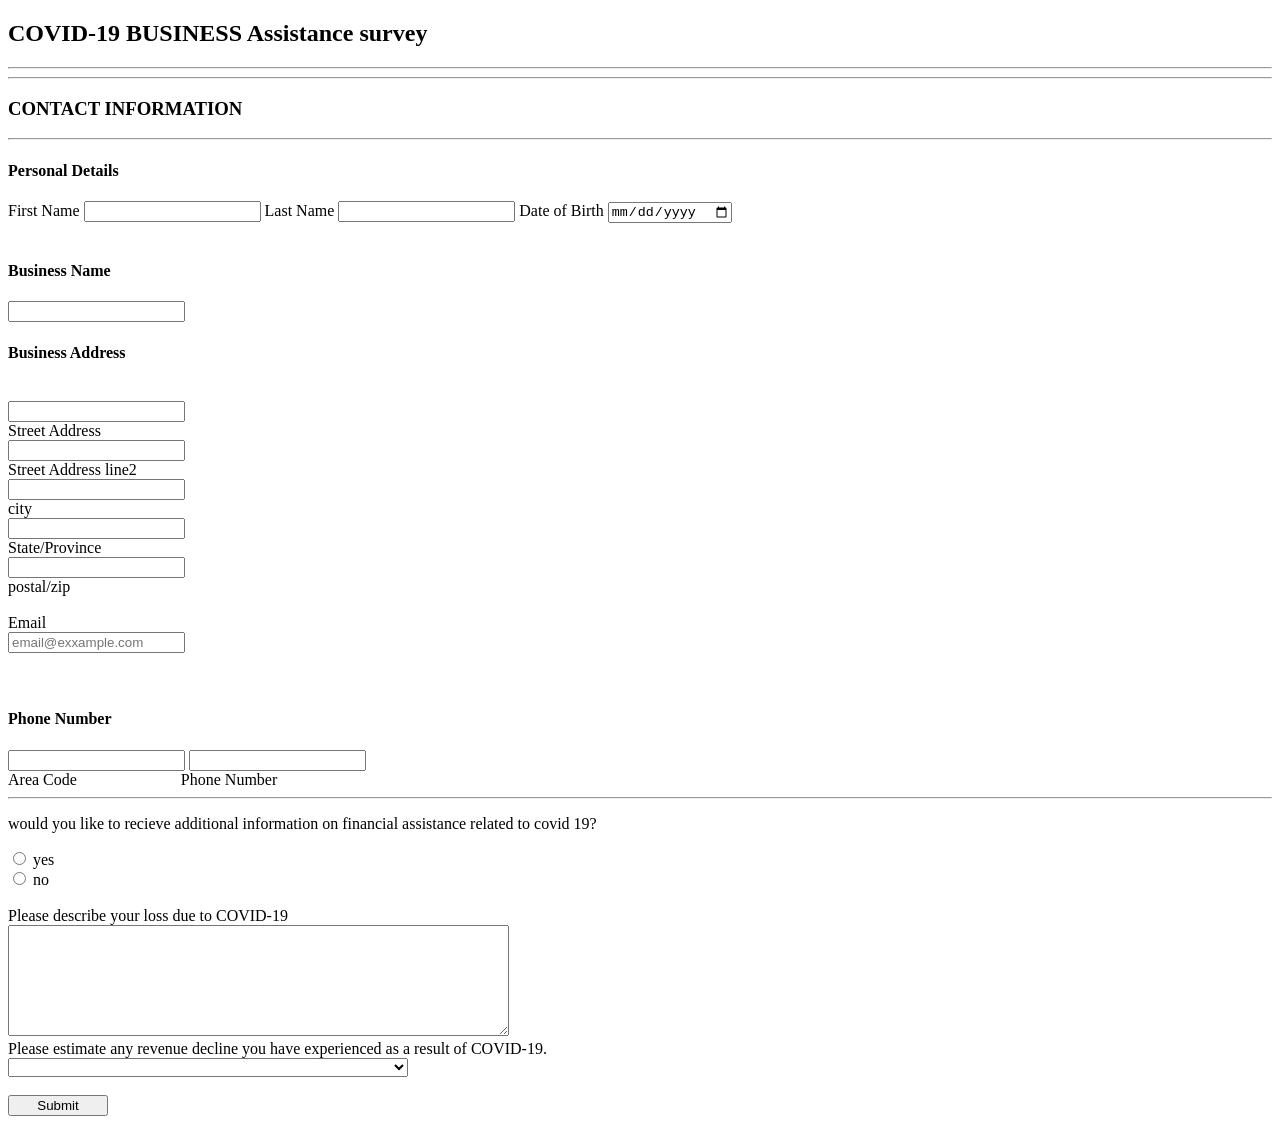
<file: day-1/index.html>
<!DOCTYPE html>
<html lang="en">
<head>
    <meta charset="UTF-8">
    <meta name="viewport" content="width=device-width, initial-scale=1.0">
    <title>My first page</title>
    <link rel="shortcut icon" href="[data-uri]" type="image/x-icon">
</head>
<body>
   <header>
     <h2>COVID-19 BUSINESS Assistance survey</h2>
     <hr><hr>
     <h3>CONTACT INFORMATION</h3>
     </header>
     <hr>
      
     <main>
     <form action="">
      <article>
        <h4>Personal Details</h4>
        <label for="fname">First Name</label>
        <input type="text" id="fname">
        <label for="bname">Last Name</label>
        <input type="text" id="bname">
        <label for="date">Date of Birth</label>
        <input type="date" id="date">
      </article>
      <br>
      <article>
        <h4>Business Name</h4>
        <input type="text">
      </article>

      <article>
        <h4>Business Address</h4>
        <br>
        <input type="text" id="sadd"><br>
        <label for="sadd">Street Address</label><br>
        <input type="text" id="sadd2"><br>
        <label for="sadd2">Street Address line2</label><br>
        <input type="text" id="city"><br>
        <label for="city">city</label><br>
        <input type="text" id="city"><br>
        <label for="city">State/Province</label><br>
         <input type="text" id="zip"><br>
        <label for="zip">postal/zip</label><br>
      </article>
         <br>
      <article>
        <label for="email">Email</label><br>
        <input type="email" id="email" placeholder="email@exxample.com">
      </article>

      <br><br>

      <article>
         <h4>Phone Number</h4>
         <input type="text">
         <input type="text"><br>
         <span>Area Code</span> &emsp;&emsp;&emsp;&emsp;&emsp;&emsp;<span>  Phone Number</span>
      </article>
      <hr>
      <article>
        <p>would you like to recieve additional information on financial assistance related to covid 19? </p>
        <input type="radio" id="yes">
        <label for="yes">yes</label><br>
        <input type="radio" id="no">
        <label for="no">no</label>
      </article>
  <br>
      <article>
        <label for="ta">Please describe your loss due to COVID-19</label><br>
        <textarea name="text area" id="ta" rows="7" cols="60" ></textarea>
      </article>

      <article>
        <label for="revenue">Please estimate any revenue decline you have experienced as a result of COVID-19.</label><br>
        <select name="revenue" id="revenue" style="width: 400px;"> 
          <option value=""></option>
          <option value="">0-10</option>
          <option value="">10-50</option>
          <option value="">50-70</option>
          <option value="">70-80</option>
        </select>
      </article>
      <br>
      <input type="submit" style="width:100px;">
    </form>

   </main>
</body>
</html>
</file>
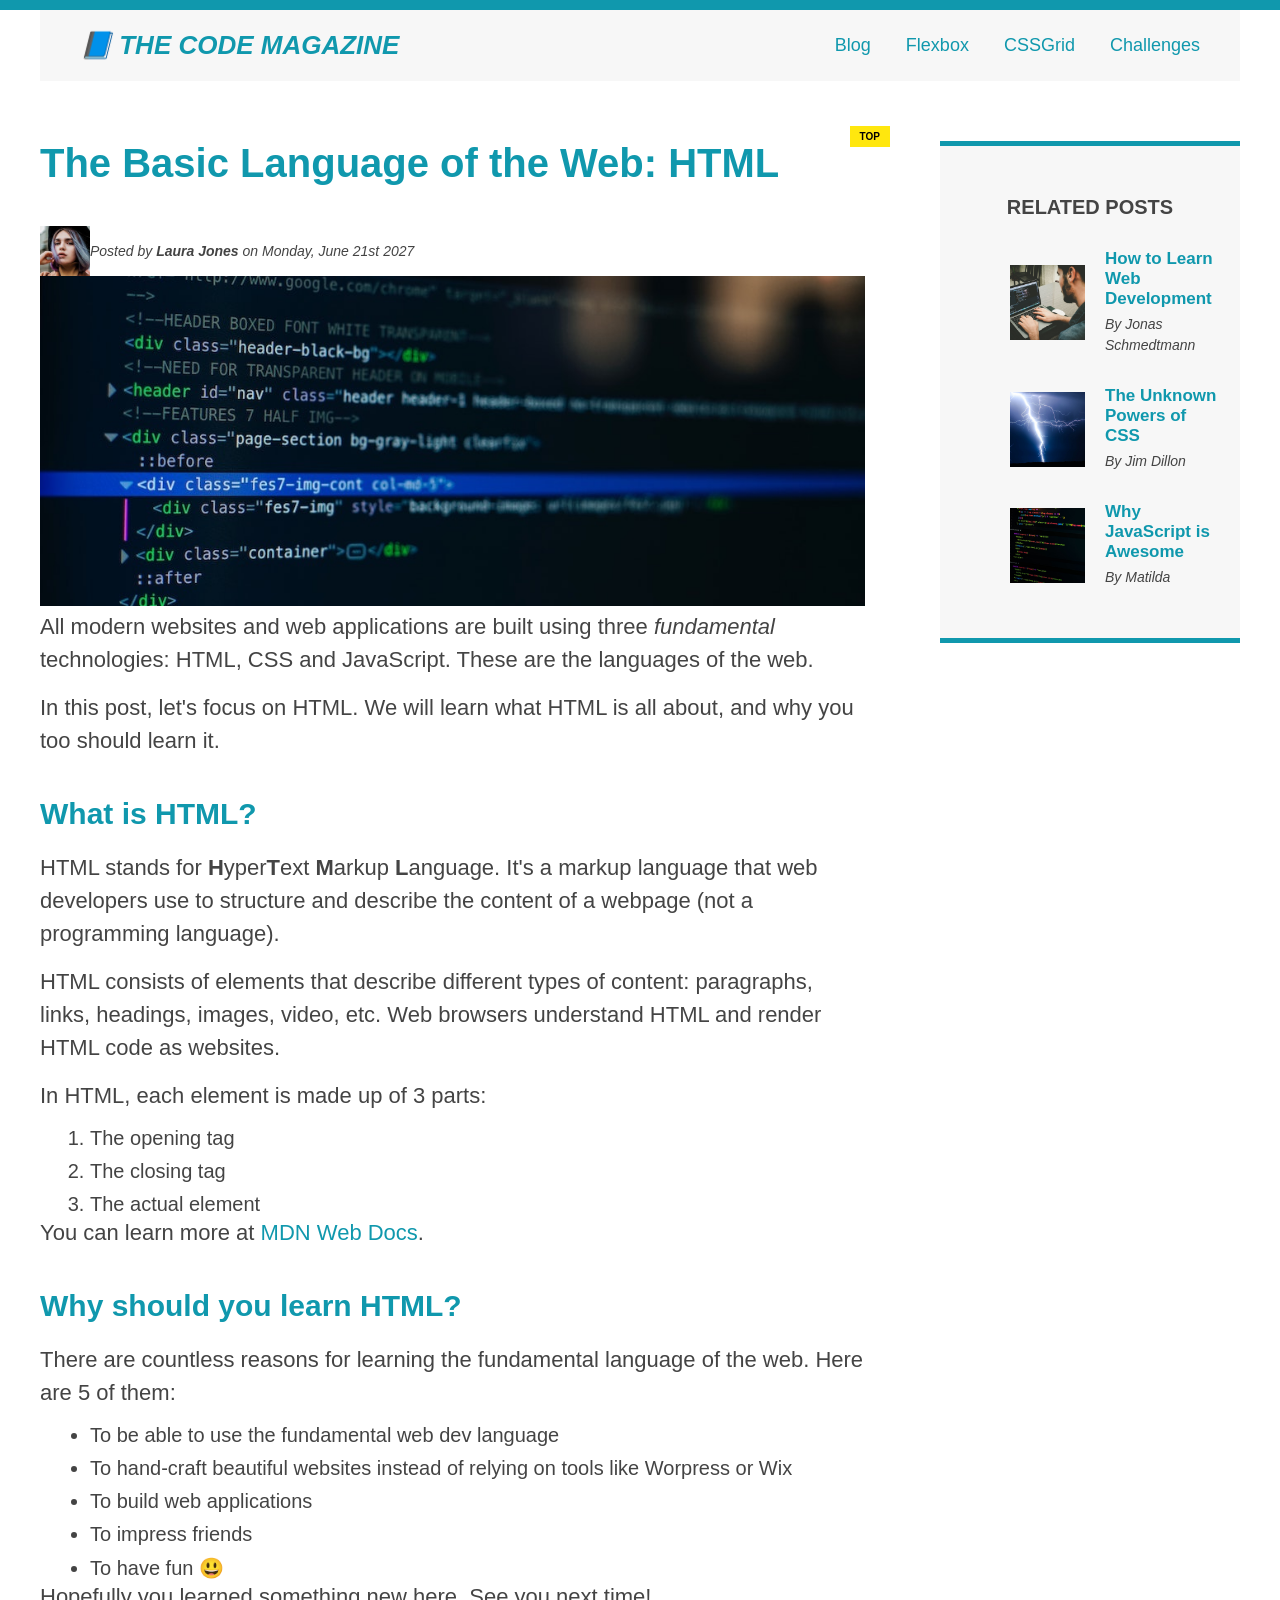
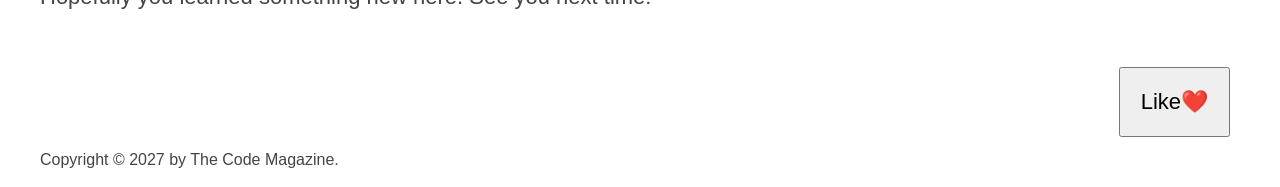
<file: starter/03-CSS-Fundamentals/index.html>
<!doctype html>
<html lang="en">
  <head>
    <meta charset="UTF-8" />
    <title>The Basic Language of the Web: HTML</title>
    <link rel="stylesheet" href="style.css" />
  </head>

  <body>
    <!--
    <h1>The Basic Language of the Web: HTML</h1>
    <h2>The Basic Language of the Web: HTML</h2>
    <h3>The Basic Language of the Web: HTML</h3>
    <h4>The Basic Language of the Web: HTML</h4>
    <h5>The Basic Language of the Web: HTML</h5>
    <h6>The Basic Language of the Web: HTML</h6>
    -->
    <div class="container">
      <header class="main-header clearfix">
        <h1>📘 The Code Magazine</h1>

        <nav>
          <a href="blog.html">Blog</a>
          <a href="flexbox.html">Flexbox</a>
          <a href="css-grid.html">CSSGrid</a>
          <a href="#">Challenges</a>
        </nav>
        <!-- <div class="clear"></div> -->
      </header>
      <!-- <div class="row"> -->
        <article>
          <header>
            <h2 class="post-header">The Basic Language of the Web: HTML</h2>
            <div class="author-box">
              <img
                src="img/laura-jones.jpg"
                alt="Headshot of Laura Jones"
                height="50"
                width="50"
                class="author-img"
              />

              <p id="author" class="author">
                Posted by <strong>Laura Jones</strong> on Monday, June 21st 2027
              </p>
            </div>

            <img
              src="img/post-img.jpg"
              alt="HTML code on a screen"
              width="500"
              height="200"
              class="post-img"
            />
          </header>

          <p>
            All modern websites and web applications are built using three
            <em>fundamental</em>
            technologies: HTML, CSS and JavaScript. These are the languages of
            the web.
          </p>

          <p>
            In this post, let's focus on HTML. We will learn what HTML is all
            about, and why you too should learn it.
          </p>

          <h3>What is HTML?</h3>
          <p>
            HTML stands for <strong>H</strong>yper<strong>T</strong>ext
            <strong>M</strong>arkup <strong>L</strong>anguage. It's a markup
            language that web developers use to structure and describe the
            content of a webpage (not a programming language).
          </p>
          <p>
            HTML consists of elements that describe different types of content:
            paragraphs, links, headings, images, video, etc. Web browsers
            understand HTML and render HTML code as websites.
          </p>
          <p>In HTML, each element is made up of 3 parts:</p>

          <ol>
            <li>The opening tag</li>
            <li>The closing tag</li>
            <li>The actual element</li>
          </ol>

          <p>
            You can learn more at
            <a
              href="https://developer.mozilla.org/en-US/docs/Web/HTML"
              target="_blank"
              >MDN Web Docs</a
            >.
          </p>

          <h3>Why should you learn HTML?</h3>

          <p>
            There are countless reasons for learning the fundamental language of
            the web. Here are 5 of them:
          </p>

          <ul>
            <li>To be able to use the fundamental web dev language</li>
            <li>
              To hand-craft beautiful websites instead of relying on tools like
              Worpress or Wix
            </li>
            <li>To build web applications</li>
            <li>To impress friends</li>
            <li>To have fun 😃</li>
          </ul>

          <p>Hopefully you learned something new here. See you next time!</p>
        </article>

        <aside>
          <h4>Related posts</h4>

          <ul class="related">
            <li class="related-post">
              <img
                src="img/related-1.jpg"
                alt="Person programming"
                width="75"
                width="75"
              />
              <div class="part">
                <a href="#" class="related-link"
                  >How to Learn Web Development</a
                >
                <p class="author">By Jonas Schmedtmann</p>
              </div>
            </li>
            <li class="related-post">
              <img
                src="img/related-2.jpg"
                alt="Lightning"
                width="75"
                heigth="75"
              />
              <div class="part">
                <a href="#" class="related-link">The Unknown Powers of CSS</a>
                <p class="author">By Jim Dillon</p>
              </div>
            </li>
            <li class="related-post">
              <img
                src="img/related-3.jpg"
                alt="JavaScript code on a screen"
                width="75"
                height="75"
              />
              <div class="part">
                <a href="#" class="related-link">Why JavaScript is Awesome</a>
                <p class="author">By Matilda</p>
              </div>
            </li>
          </ul>
        </aside>
      <!-- </div> -->

      <footer>
        <p id="copyright">Copyright &copy; 2027 by The Code Magazine.</p>
      </footer>
    </div>
    <button>Like❤️</button>
  </body>
</html>
</file>
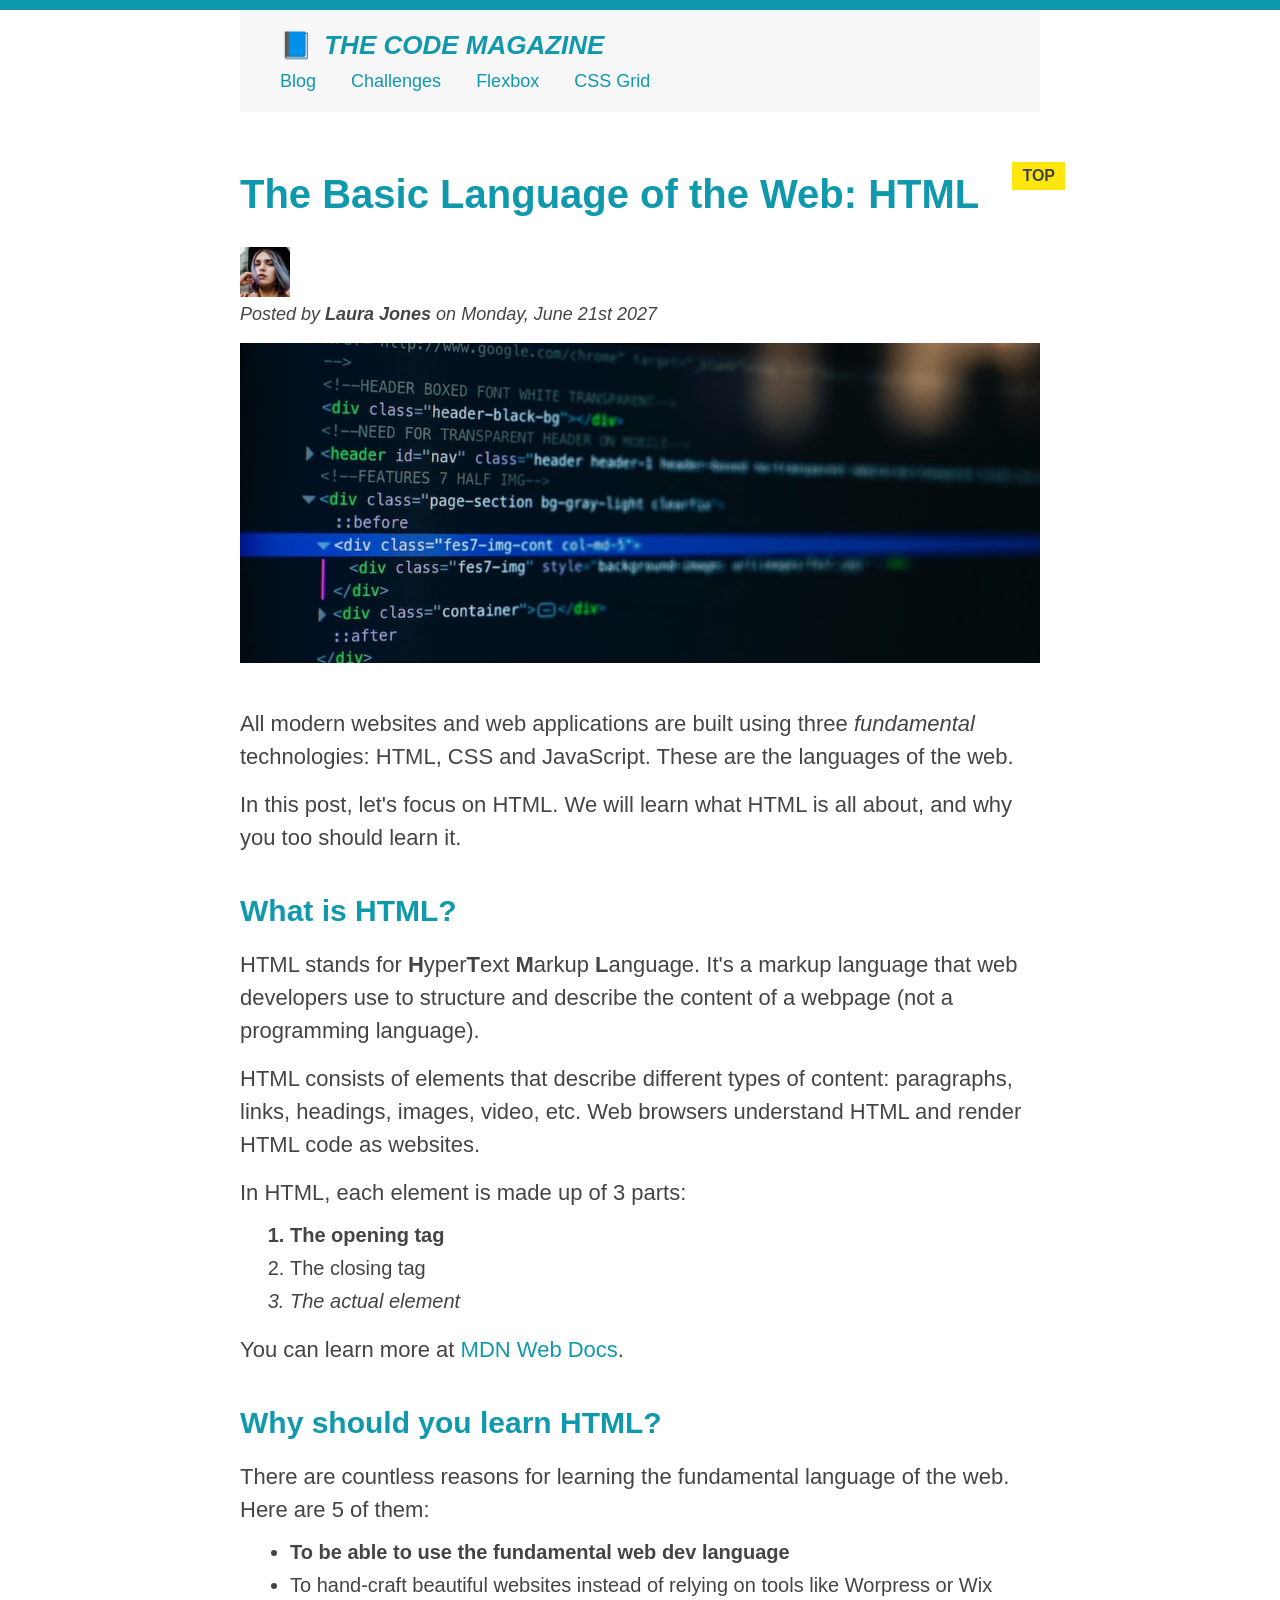
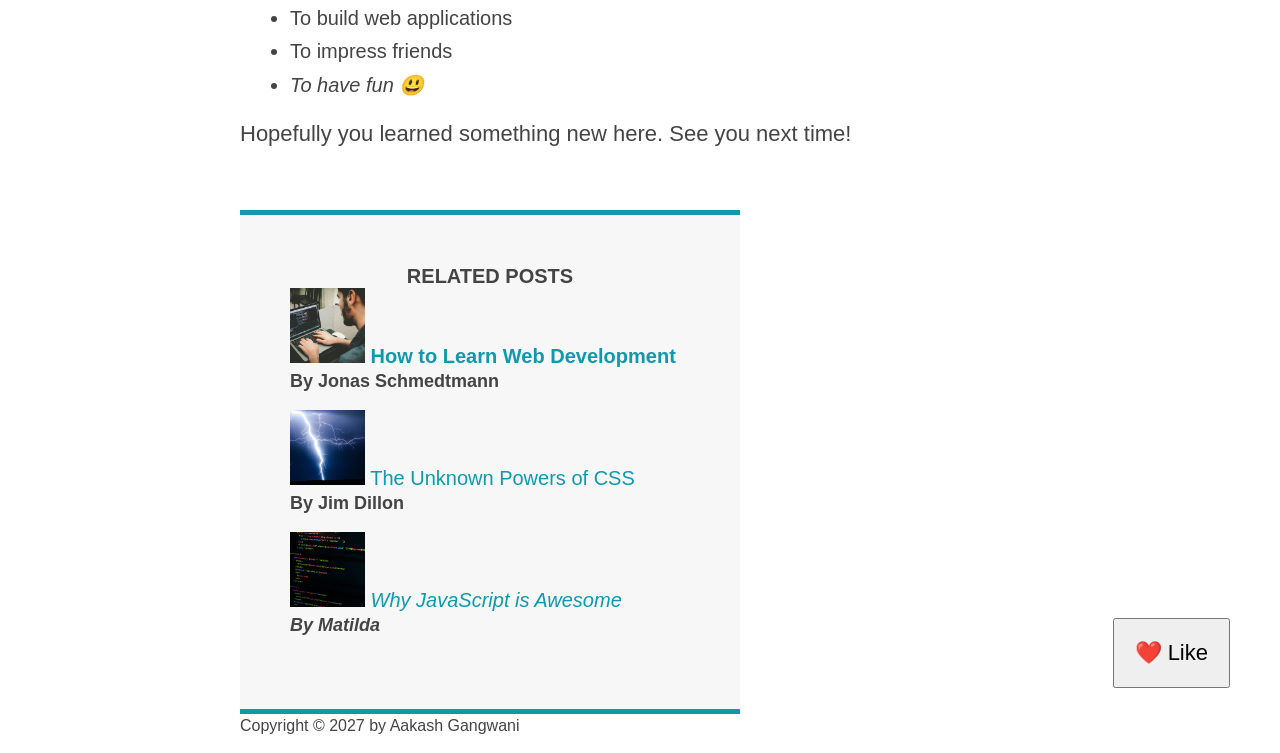
<file: starter/04-CSS-Layouts/index.html>
<!DOCTYPE html>
<html lang="en">
  <head>
    <meta charset="UTF-8" />
    <link href="style.css" rel="stylesheet" />

    <title>The Basic Language of the Web: HTML</title>
  </head>

  <body>
    <!--
    <h1>The Basic Language of the Web: HTML</h1>
    <h2>The Basic Language of the Web: HTML</h2>
    <h3>The Basic Language of the Web: HTML</h3>
    <h4>The Basic Language of the Web: HTML</h4>
    <h5>The Basic Language of the Web: HTML</h5>
    <h6>The Basic Language of the Web: HTML</h6>
    -->

    <div class="container">
      <header class="main-header">
        <h1>📘 The Code Magazine</h1>

        <nav>
          <!-- <strong>This is the navigation</strong> -->
          <a href="blog.html">Blog</a>
          <a href="#">Challenges</a>
          <a href="#">Flexbox</a>
          <a href="#">CSS Grid</a>
        </nav>
      </header>

      <article>
        <header class="post-header">
          <h2>The Basic Language of the Web: HTML</h2>

          <img
            src="img/laura-jones.jpg"
            alt="Headshot of Laura Jones"
            height="50"
            width="50"
          />

          <p id="author">
            Posted by <strong>Laura Jones</strong> on Monday, June 21st 2027
          </p>

          <img
            src="img/post-img.jpg"
            alt="HTML code on a screen"
            width="500"
            height="200"
            class="post-img"
          />
          <button>❤️ Like</button>
        </header>

        <p>
          All modern websites and web applications are built using three
          <em>fundamental</em>
          technologies: HTML, CSS and JavaScript. These are the languages of the
          web.
        </p>

        <p>
          In this post, let's focus on HTML. We will learn what HTML is all
          about, and why you too should learn it.
        </p>

        <h3>What is HTML?</h3>
        <p>
          HTML stands for <strong>H</strong>yper<strong>T</strong>ext
          <strong>M</strong>arkup <strong>L</strong>anguage. It's a markup
          language that web developers use to structure and describe the content
          of a webpage (not a programming language).
        </p>
        <p>
          HTML consists of elements that describe different types of content:
          paragraphs, links, headings, images, video, etc. Web browsers
          understand HTML and render HTML code as websites.
        </p>
        <p>In HTML, each element is made up of 3 parts:</p>

        <ol>
          <li class="first-li">The opening tag</li>
          <li>The closing tag</li>
          <li>The actual element</li>
        </ol>

        <p>
          You can learn more at
          <a
            href="https://developer.mozilla.org/en-US/docs/Web/HTML"
            target="_blank"
            >MDN Web Docs</a
          >.
        </p>

        <h3>Why should you learn HTML?</h3>

        <p>
          There are countless reasons for learning the fundamental language of
          the web. Here are 5 of them:
        </p>

        <ul>
          <li class="first-li">
            To be able to use the fundamental web dev language
          </li>
          <li>
            To hand-craft beautiful websites instead of relying on tools like
            Worpress or Wix
          </li>
          <li>To build web applications</li>
          <li>To impress friends</li>
          <li>To have fun 😃</li>
        </ul>

        <p>Hopefully you learned something new here. See you next time!</p>
      </article>

      <aside>
        <h4>Related posts</h4>

        <ul class="related">
          <li>
            <img
              src="img/related-1.jpg"
              alt="Person programming"
              width="75"
              height="75"
            />
            <a href="#">How to Learn Web Development</a>
            <p class="related-author">By Jonas Schmedtmann</p>
          </li>
          <li>
            <img
              src="img/related-2.jpg"
              alt="Lightning"
              width="75"
              height="75"
            />
            <a href="#">The Unknown Powers of CSS</a>
            <p class="related-author">By Jim Dillon</p>
          </li>
          <li>
            <img
              src="img/related-3.jpg"
              alt="JavaScript code on a screen"
              width="75"
              height="75"
            />
            <a href="#">Why JavaScript is Awesome</a>
            <p class="related-author">By Matilda</p>
          </li>
        </ul>
      </aside>

      <footer>
        <p id="copyright" class="copyright text">
          Copyright &copy; 2027 by Aakash Gangwani
        </p>
      </footer>
    </div>
  </body>
</html>
</file>
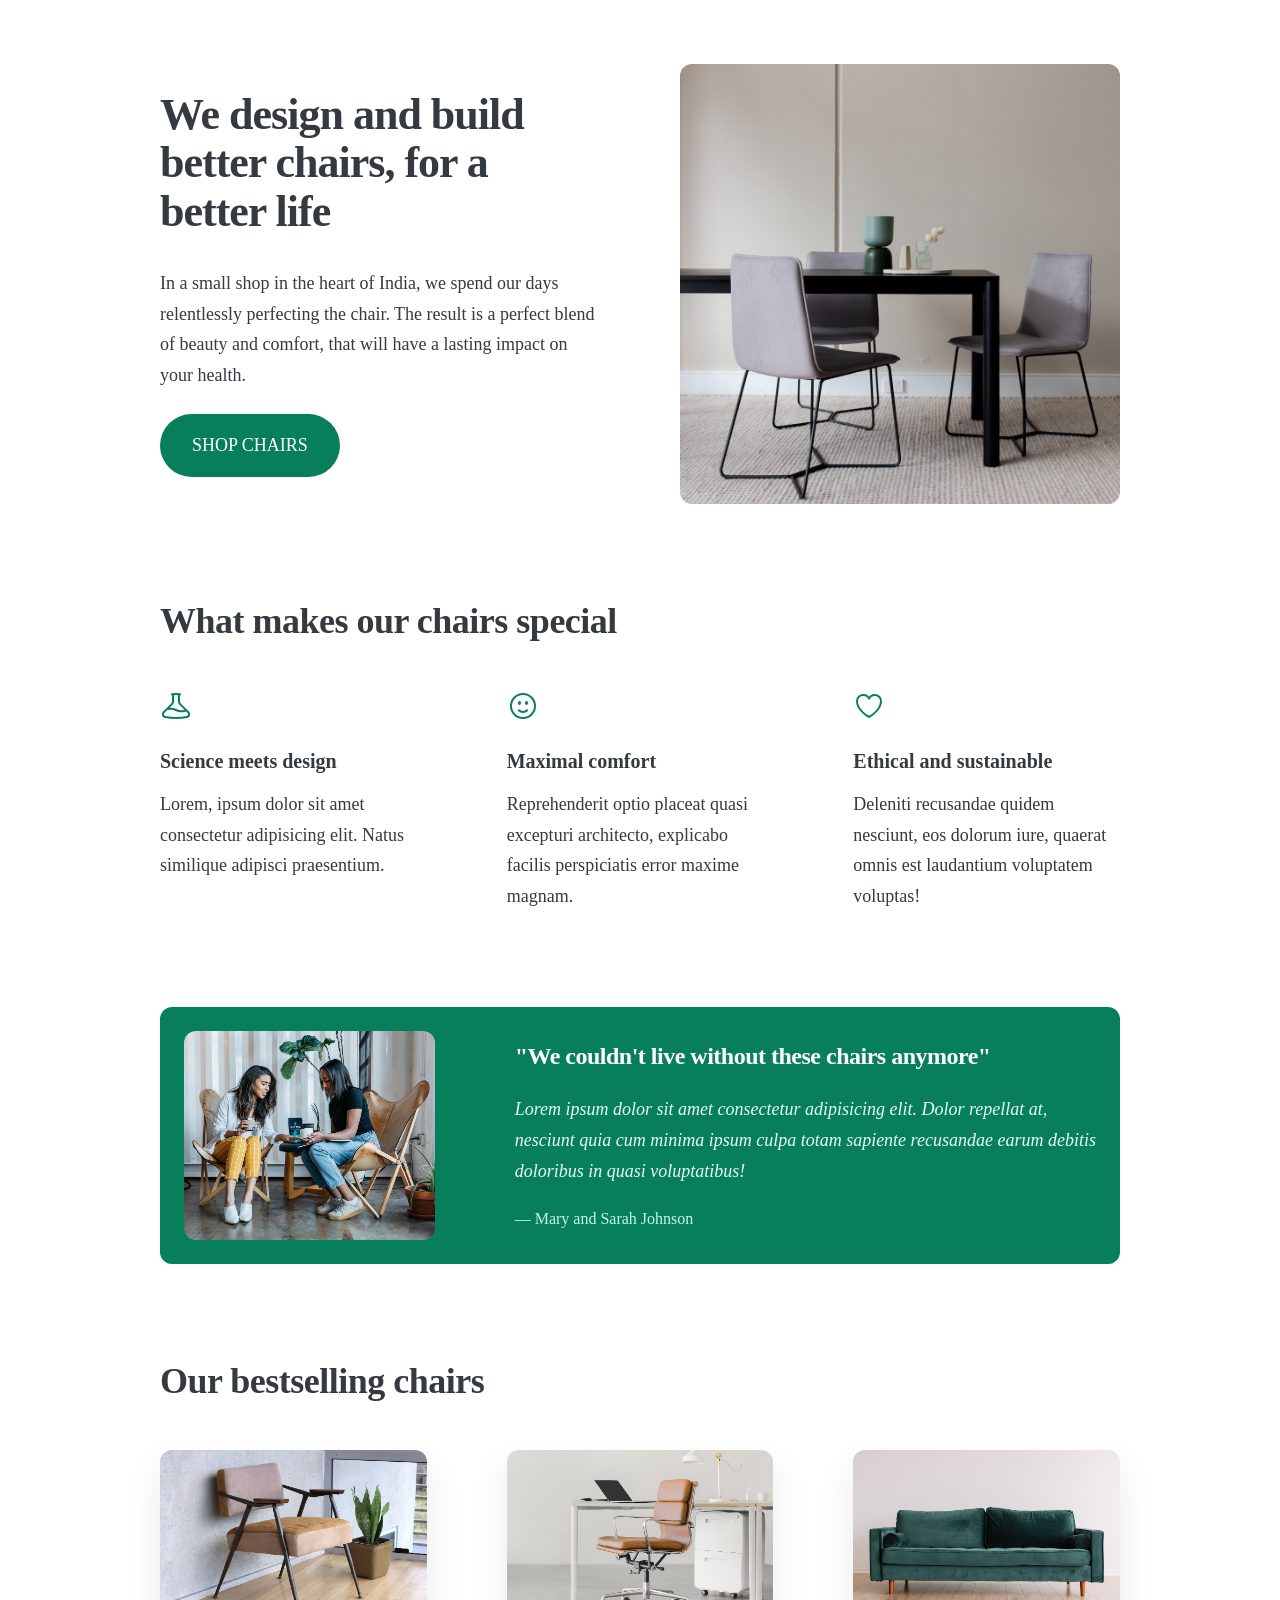
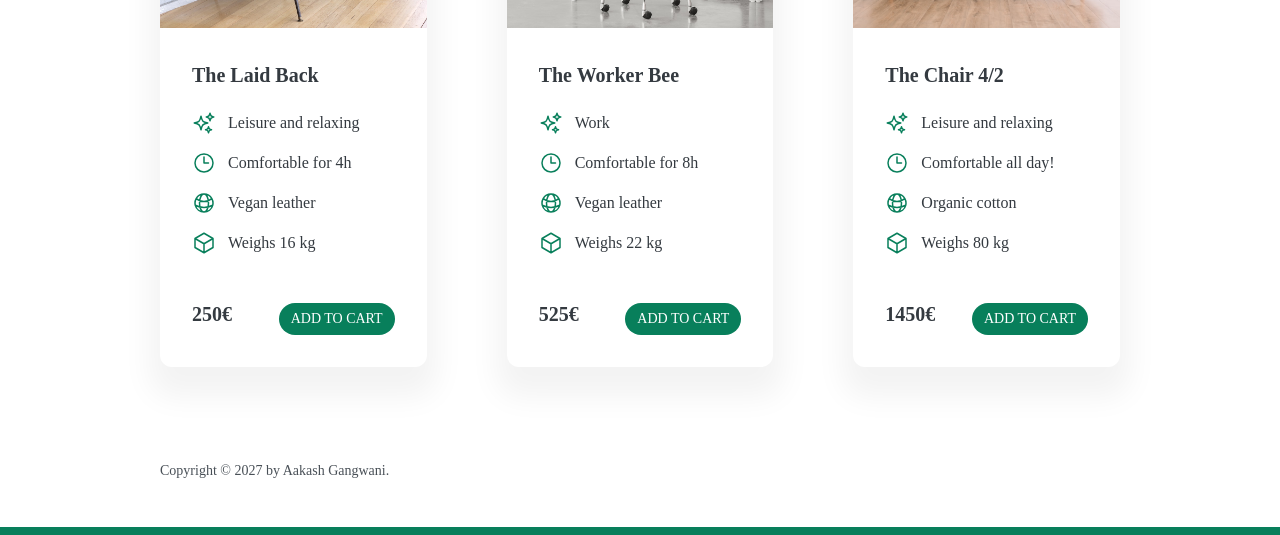
<file: starter/05-Design/index.html>
<!DOCTYPE html>
<html lang="en">
  <head>
    <meta charset="UTF-8" />
    <meta http-equiv="X-UA-Compatible" content="IE=edge" />
    <meta name="viewport" content="width=device-width, initial-scale=1.0" />
<link rel="preconnect" href="https://fonts.googleapis.com">
<link rel="preconnect" href="https://fonts.gstatic.com" crossorigin>
<link href="https://fonts.googleapis.com/css2?family=Inter:ital,opsz,wght@0,14..32,100..900;1,14..32,100..900&display=swap" rel="stylesheet">

    <link rel="stylesheet" href="style.css" />
    <title>Gangwani Chair Shop</title>
  </head>
  <body>
    <div class="container">
      <header>
        <div class="header-text-box">
          <h1>We design and build better chairs, for a better life</h1>
          <p class="header-text">
            In a small shop in the heart of India, we spend our days
            relentlessly perfecting the chair. The result is a perfect blend of
            beauty and comfort, that will have a lasting impact on your health.
          </p>
          <a class="btn btn--big" href="#">Shop chairs</a>
        </div>
        <img src="hero.jpg" alt="Photo" />
      </header>

      <section>
        <h2>What makes our chairs special</h2>
        <div class="grid-3-cols">
          <div>
            <svg xmlns="http://www.w3.org/2000/svg" fill="none" viewBox="0 0 24 24" class="features-icon"
            stroke-width="1.5" stroke="currentColor" class="size-6">
  <path stroke-linecap="round" stroke-linejoin="round" d="M9.75 3.104v5.714a2.25 2.25 0 0 1-.659 1.591L5 14.5M9.75 3.104c-.251.023-.501.05-.75.082m.75-.082a24.301 24.301 0 0 1 4.5 0m0 0v5.714c0 .597.237 1.17.659 1.591L19.8 15.3M14.25 3.104c.251.023.501.05.75.082M19.8 15.3l-1.57.393A9.065 9.065 0 0 1 12 15a9.065 9.065 0 0 0-6.23-.693L5 14.5m14.8.8 1.402 1.402c1.232 1.232.65 3.318-1.067 3.611A48.309 48.309 0 0 1 12 21c-2.773 0-5.491-.235-8.135-.687-1.718-.293-2.3-2.379-1.067-3.61L5 14.5" />
</svg>

            <p class="features-title"><strong>Science meets design</strong></p>
            <p class="features-text">
              Lorem, ipsum dolor sit amet consectetur adipisicing elit. Natus
              similique adipisci praesentium.
            </p>
          </div>

          <div>
            <svg xmlns="http://www.w3.org/2000/svg" fill="none" viewBox="0 0 24 24" class="features-icon"
            stroke-width="1.5" stroke="currentColor" class="size-6">
  <path stroke-linecap="round" stroke-linejoin="round" d="M15.182 15.182a4.5 4.5 0 0 1-6.364 0M21 12a9 9 0 1 1-18 0 9 9 0 0 1 18 0ZM9.75 9.75c0 .414-.168.75-.375.75S9 10.164 9 9.75 9.168 9 9.375 9s.375.336.375.75Zm-.375 0h.008v.015h-.008V9.75Zm5.625 0c0 .414-.168.75-.375.75s-.375-.336-.375-.75.168-.75.375-.75.375.336.375.75Zm-.375 0h.008v.015h-.008V9.75Z" />
</svg>

            <p class="features-title">
              <strong>Maximal comfort</strong>
            </p>
            <p class="features-text">
              Reprehenderit optio placeat quasi excepturi architecto, explicabo
              facilis perspiciatis error maxime magnam.
            </p>
          </div>

          <div>
            <svg xmlns="http://www.w3.org/2000/svg" fill="none" viewBox="0 0 24 24" class="features-icon"stroke-width="1.5" stroke="currentColor" class="size-6" >
  <path stroke-linecap="round" stroke-linejoin="round" d="M21 8.25c0-2.485-2.099-4.5-4.688-4.5-1.935 0-3.597 1.126-4.312 2.733-.715-1.607-2.377-2.733-4.313-2.733C5.1 3.75 3 5.765 3 8.25c0 7.22 9 12 9 12s9-4.78 9-12Z" />
</svg>

            <p class="features-title">
              <strong>Ethical and sustainable</strong>
            </p>
            <p class="features-text">
              Deleniti recusandae quidem nesciunt, eos dolorum iure, quaerat
              omnis est laudantium voluptatem voluptas!
            </p>
          </div>
        </div>
      </section>

      <section class="testimonial-section">
        <div class="grid-3-cols">
          <img src="customers.jpg" alt="People sitting on chairs" />
          <div class="testimonial-box">
            <h2>"We couldn't live without these chairs anymore"</h2>
            <blockquote class="testimonial-text">
              Lorem ipsum dolor sit amet consectetur adipisicing elit. Dolor
              repellat at, nesciunt quia cum minima ipsum culpa totam sapiente
              recusandae earum debitis doloribus in quasi voluptatibus!
            </blockquote>
            <p class="testimonial-author">&mdash; Mary and Sarah Johnson</p>
          </div>
        </div>
      </section>

      <section>
        <h2>Our bestselling chairs</h2>
        <div class="grid-3-cols">
          <figure class="chair">
            <img src="chair-1.jpg" alt="Chair" />
            <div class="chair-box">
              <h3>The Laid Back</h3>
              <ul class="chair-details">
                <li>
                  <!-- Span is a generic INLINE text element, it doesn't have any meaning. It's like a div element, but inline -->
                   <svg xmlns="http://www.w3.org/2000/svg" fill="none" viewBox="0 0 24 24" stroke-width="1.5" class="chair-icon" stroke="currentColor" class="size-6">
  <path stroke-linecap="round" stroke-linejoin="round" d="M9.813 15.904 9 18.75l-.813-2.846a4.5 4.5 0 0 0-3.09-3.09L2.25 12l2.846-.813a4.5 4.5 0 0 0 3.09-3.09L9 5.25l.813 2.846a4.5 4.5 0 0 0 3.09 3.09L15.75 12l-2.846.813a4.5 4.5 0 0 0-3.09 3.09ZM18.259 8.715 18 9.75l-.259-1.035a3.375 3.375 0 0 0-2.455-2.456L14.25 6l1.036-.259a3.375 3.375 0 0 0 2.455-2.456L18 2.25l.259 1.035a3.375 3.375 0 0 0 2.456 2.456L21.75 6l-1.035.259a3.375 3.375 0 0 0-2.456 2.456ZM16.894 20.567 16.5 21.75l-.394-1.183a2.25 2.25 0 0 0-1.423-1.423L13.5 18.75l1.183-.394a2.25 2.25 0 0 0 1.423-1.423l.394-1.183.394 1.183a2.25 2.25 0 0 0 1.423 1.423l1.183.394-1.183.394a2.25 2.25 0 0 0-1.423 1.423Z" />
</svg>

                  <span>Leisure and relaxing</span>
                </li>
                <li>
                  <svg xmlns="http://www.w3.org/2000/svg" fill="none" viewBox="0 0 24 24" stroke-width="1.5" class="chair-icon"         stroke="currentColor" class="size-6">
  <path stroke-linecap="round" stroke-linejoin="round" d="M12 6v6h4.5m4.5 0a9 9 0 1 1-18 0 9 9 0 0 1 18 0Z" />
</svg>

                  <span>Comfortable for 4h</span>
                </li>
                <li>
                  <svg xmlns="http://www.w3.org/2000/svg" fill="none" viewBox="0 0 24 24" stroke-width="1.5" class="chair-icon"stroke="currentColor" class="size-6">
  <path stroke-linecap="round" stroke-linejoin="round" d="M12 21a9.004 9.004 0 0 0 8.716-6.747M12 21a9.004 9.004 0 0 1-8.716-6.747M12 21c2.485 0 4.5-4.03 4.5-9S14.485 3 12 3m0 18c-2.485 0-4.5-4.03-4.5-9S9.515 3 12 3m0 0a8.997 8.997 0 0 1 7.843 4.582M12 3a8.997 8.997 0 0 0-7.843 4.582m15.686 0A11.953 11.953 0 0 1 12 10.5c-2.998 0-5.74-1.1-7.843-2.918m15.686 0A8.959 8.959 0 0 1 21 12c0 .778-.099 1.533-.284 2.253m0 0A17.919 17.919 0 0 1 12 16.5c-3.162 0-6.133-.815-8.716-2.247m0 0A9.015 9.015 0 0 1 3 12c0-1.605.42-3.113 1.157-4.418" />
</svg>

                  <span>Vegan leather</span>
                </li>
                <li>
                  <svg xmlns="http://www.w3.org/2000/svg" fill="none" viewBox="0 0 24 24" stroke-width="1.5" class="chair-icon"
                  stroke="currentColor" class="size-6">
  <path stroke-linecap="round" stroke-linejoin="round" d="m21 7.5-9-5.25L3 7.5m18 0-9 5.25m9-5.25v9l-9 5.25M3 7.5l9 5.25M3 7.5v9l9 5.25m0-9v9" />
</svg>

                  <span>Weighs 16 kg</span>
                </li>
              </ul>
              <div class="chair-price">
                <strong>250€</strong>
                <a href="#" class="btn btn--small">Add to cart</a>
              </div>
            </div>
          </figure>

          <figure class="chair">
            <img src="chair-2.jpg" alt="Chair" />
            <div class="chair-box">
              <h3>The Worker Bee</h3>
              <ul class="chair-details">
                <li><svg xmlns="http://www.w3.org/2000/svg" fill="none" viewBox="0 0 24 24" stroke-width="1.5" class="chair-icon" stroke="currentColor" class="size-6">
  <path stroke-linecap="round" stroke-linejoin="round" d="M9.813 15.904 9 18.75l-.813-2.846a4.5 4.5 0 0 0-3.09-3.09L2.25 12l2.846-.813a4.5 4.5 0 0 0 3.09-3.09L9 5.25l.813 2.846a4.5 4.5 0 0 0 3.09 3.09L15.75 12l-2.846.813a4.5 4.5 0 0 0-3.09 3.09ZM18.259 8.715 18 9.75l-.259-1.035a3.375 3.375 0 0 0-2.455-2.456L14.25 6l1.036-.259a3.375 3.375 0 0 0 2.455-2.456L18 2.25l.259 1.035a3.375 3.375 0 0 0 2.456 2.456L21.75 6l-1.035.259a3.375 3.375 0 0 0-2.456 2.456ZM16.894 20.567 16.5 21.75l-.394-1.183a2.25 2.25 0 0 0-1.423-1.423L13.5 18.75l1.183-.394a2.25 2.25 0 0 0 1.423-1.423l.394-1.183.394 1.183a2.25 2.25 0 0 0 1.423 1.423l1.183.394-1.183.394a2.25 2.25 0 0 0-1.423 1.423Z" />
</svg>
                  <span>Work</span>
                </li>
                <li>
                  <svg xmlns="http://www.w3.org/2000/svg" fill="none" viewBox="0 0 24 24" stroke-width="1.5" class="chair-icon"         stroke="currentColor" class="size-6">
  <path stroke-linecap="round" stroke-linejoin="round" d="M12 6v6h4.5m4.5 0a9 9 0 1 1-18 0 9 9 0 0 1 18 0Z" />
</svg>
                  <span>Comfortable for 8h</span>
                </li>
                <li>
                  <svg xmlns="http://www.w3.org/2000/svg" fill="none" viewBox="0 0 24 24" stroke-width="1.5" class="chair-icon"stroke="currentColor" class="size-6">
  <path stroke-linecap="round" stroke-linejoin="round" d="M12 21a9.004 9.004 0 0 0 8.716-6.747M12 21a9.004 9.004 0 0 1-8.716-6.747M12 21c2.485 0 4.5-4.03 4.5-9S14.485 3 12 3m0 18c-2.485 0-4.5-4.03-4.5-9S9.515 3 12 3m0 0a8.997 8.997 0 0 1 7.843 4.582M12 3a8.997 8.997 0 0 0-7.843 4.582m15.686 0A11.953 11.953 0 0 1 12 10.5c-2.998 0-5.74-1.1-7.843-2.918m15.686 0A8.959 8.959 0 0 1 21 12c0 .778-.099 1.533-.284 2.253m0 0A17.919 17.919 0 0 1 12 16.5c-3.162 0-6.133-.815-8.716-2.247m0 0A9.015 9.015 0 0 1 3 12c0-1.605.42-3.113 1.157-4.418" />
</svg>
                  <span>Vegan leather</span>
                </li>
                <li>
                  <svg xmlns="http://www.w3.org/2000/svg" fill="none" viewBox="0 0 24 24" stroke-width="1.5" class="chair-icon"
                  stroke="currentColor" class="size-6">
  <path stroke-linecap="round" stroke-linejoin="round" d="m21 7.5-9-5.25L3 7.5m18 0-9 5.25m9-5.25v9l-9 5.25M3 7.5l9 5.25M3 7.5v9l9 5.25m0-9v9" />
</svg>
                  <span>Weighs 22 kg</span>
                </li>
              </ul>
              <div class="chair-price">
                <strong>525€</strong>
                <a href="#" class="btn btn--small">Add to cart</a>
              </div>
            </div>
          </figure>

          <figure class="chair">
            <img src="chair-3.jpg" alt="Chair" />
            <div class="chair-box">
              <h3>The Chair 4/2</h3>
              <ul class="chair-details">
                <li><svg xmlns="http://www.w3.org/2000/svg" fill="none" viewBox="0 0 24 24" stroke-width="1.5" class="chair-icon" stroke="currentColor" class="size-6">
  <path stroke-linecap="round" stroke-linejoin="round" d="M9.813 15.904 9 18.75l-.813-2.846a4.5 4.5 0 0 0-3.09-3.09L2.25 12l2.846-.813a4.5 4.5 0 0 0 3.09-3.09L9 5.25l.813 2.846a4.5 4.5 0 0 0 3.09 3.09L15.75 12l-2.846.813a4.5 4.5 0 0 0-3.09 3.09ZM18.259 8.715 18 9.75l-.259-1.035a3.375 3.375 0 0 0-2.455-2.456L14.25 6l1.036-.259a3.375 3.375 0 0 0 2.455-2.456L18 2.25l.259 1.035a3.375 3.375 0 0 0 2.456 2.456L21.75 6l-1.035.259a3.375 3.375 0 0 0-2.456 2.456ZM16.894 20.567 16.5 21.75l-.394-1.183a2.25 2.25 0 0 0-1.423-1.423L13.5 18.75l1.183-.394a2.25 2.25 0 0 0 1.423-1.423l.394-1.183.394 1.183a2.25 2.25 0 0 0 1.423 1.423l1.183.394-1.183.394a2.25 2.25 0 0 0-1.423 1.423Z" />
</svg>
                  <span>Leisure and relaxing</span>
                </li>
                <li>
                  <svg xmlns="http://www.w3.org/2000/svg" fill="none" viewBox="0 0 24 24" stroke-width="1.5" class="chair-icon"         stroke="currentColor" class="size-6">
  <path stroke-linecap="round" stroke-linejoin="round" d="M12 6v6h4.5m4.5 0a9 9 0 1 1-18 0 9 9 0 0 1 18 0Z" />
</svg>
                  <span>Comfortable all day!</span>
                </li>
                <li>
                  <svg xmlns="http://www.w3.org/2000/svg" fill="none" viewBox="0 0 24 24" stroke-width="1.5" class="chair-icon"stroke="currentColor" class="size-6">
  <path stroke-linecap="round" stroke-linejoin="round" d="M12 21a9.004 9.004 0 0 0 8.716-6.747M12 21a9.004 9.004 0 0 1-8.716-6.747M12 21c2.485 0 4.5-4.03 4.5-9S14.485 3 12 3m0 18c-2.485 0-4.5-4.03-4.5-9S9.515 3 12 3m0 0a8.997 8.997 0 0 1 7.843 4.582M12 3a8.997 8.997 0 0 0-7.843 4.582m15.686 0A11.953 11.953 0 0 1 12 10.5c-2.998 0-5.74-1.1-7.843-2.918m15.686 0A8.959 8.959 0 0 1 21 12c0 .778-.099 1.533-.284 2.253m0 0A17.919 17.919 0 0 1 12 16.5c-3.162 0-6.133-.815-8.716-2.247m0 0A9.015 9.015 0 0 1 3 12c0-1.605.42-3.113 1.157-4.418" />
</svg>
                  <span>Organic cotton</span>
                </li>
                <li>
                  <svg xmlns="http://www.w3.org/2000/svg" fill="none" viewBox="0 0 24 24" stroke-width="1.5" class="chair-icon"
                  stroke="currentColor" class="size-6">
  <path stroke-linecap="round" stroke-linejoin="round" d="m21 7.5-9-5.25L3 7.5m18 0-9 5.25m9-5.25v9l-9 5.25M3 7.5l9 5.25M3 7.5v9l9 5.25m0-9v9" />
</svg>
                  <span>Weighs 80 kg</span>
                </li>
              </ul>
              <div class="chair-price">
                <strong>1450€</strong>
                <a href="#" class="btn btn--small">Add to cart</a>
              </div>
            </div>
          </figure>
        </div>
      </section>

      <footer>
        Copyright &copy; 2027 by Aakash Gangwani.
      </footer>
    </div>
  </body>
</html>
</file>
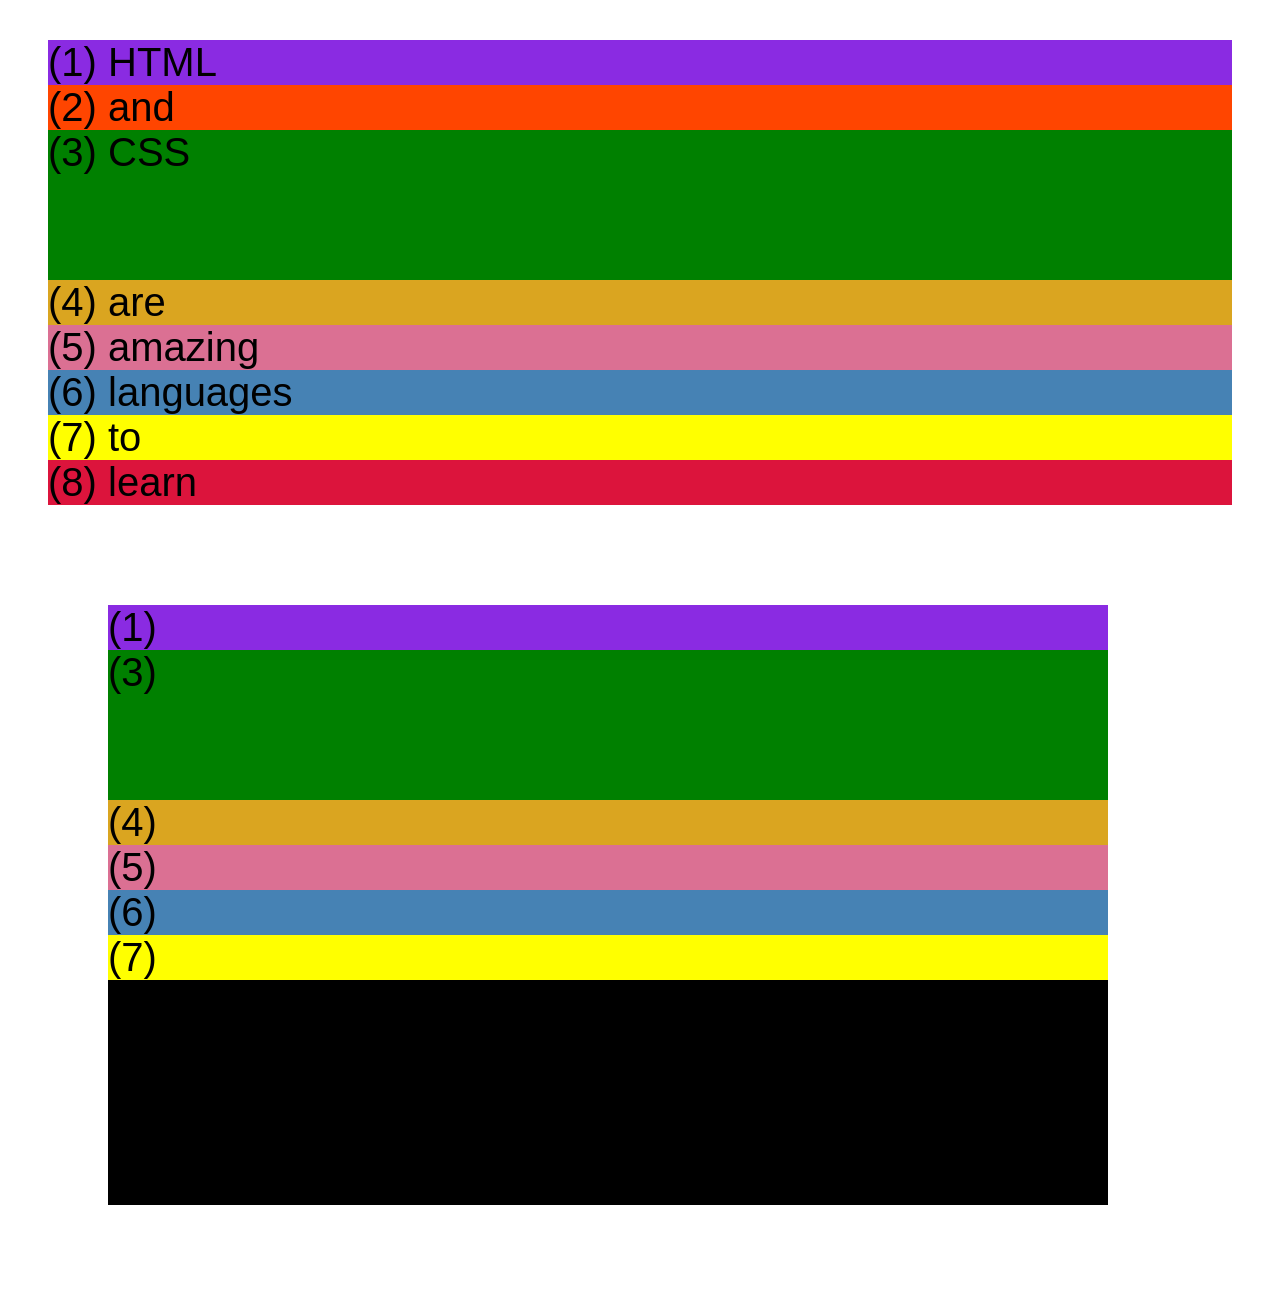
<file: starter/03-CSS-Fundamentals/css-grid.html>
<!DOCTYPE html>
<html lang="en">
  <head>
    <meta charset="UTF-8" />
    <meta http-equiv="X-UA-Compatible" content="IE=edge" />
    <meta name="viewport" content="width=device-width, initial-scale=1.0" />
    <title>CSS Grid</title>
    <style>
      .el--1 {
        background-color: blueviolet;
      }
      .el--2 {
        background-color: orangered;
      }
      .el--3 {
        background-color: green;
        height: 150px;
      }
      .el--4 {
        background-color: goldenrod;
      }
      .el--5 {
        background-color: palevioletred;
      }
      .el--6 {
        background-color: steelblue;
      }
      .el--7 {
        background-color: yellow;
      }
      .el--8 {
        background-color: crimson;
      }

      .container--1 {
        /* STARTER */
        font-family: sans-serif;
        background-color: #ddd;
        font-size: 40px;
        margin: 40px;

        /* CSS GRID */
      }

      .container--2 {
        /* STARTER */
        font-family: sans-serif;
        background-color: black;
        font-size: 40px;
        margin: 100px;

        width: 1000px;
        height: 600px;

        /* CSS GRID */
      }
    </style>
  </head>
  <body>
    <div class="container--1">
      <div class="el el--1">(1) HTML</div>
      <div class="el el--2">(2) and</div>
      <div class="el el--3">(3) CSS</div>
      <div class="el el--4">(4) are</div>
      <div class="el el--5">(5) amazing</div>
      <div class="el el--6">(6) languages</div>
      <div class="el el--7">(7) to</div>
      <div class="el el--8">(8) learn</div>
    </div>

    <div class="container--2">
      <div class="el el--1">(1)</div>
      <div class="el el--3">(3)</div>
      <div class="el el--4">(4)</div>
      <div class="el el--5">(5)</div>
      <div class="el el--6">(6)</div>
      <div class="el el--7">(7)</div>
    </div>
  </body>
</html>
</file>
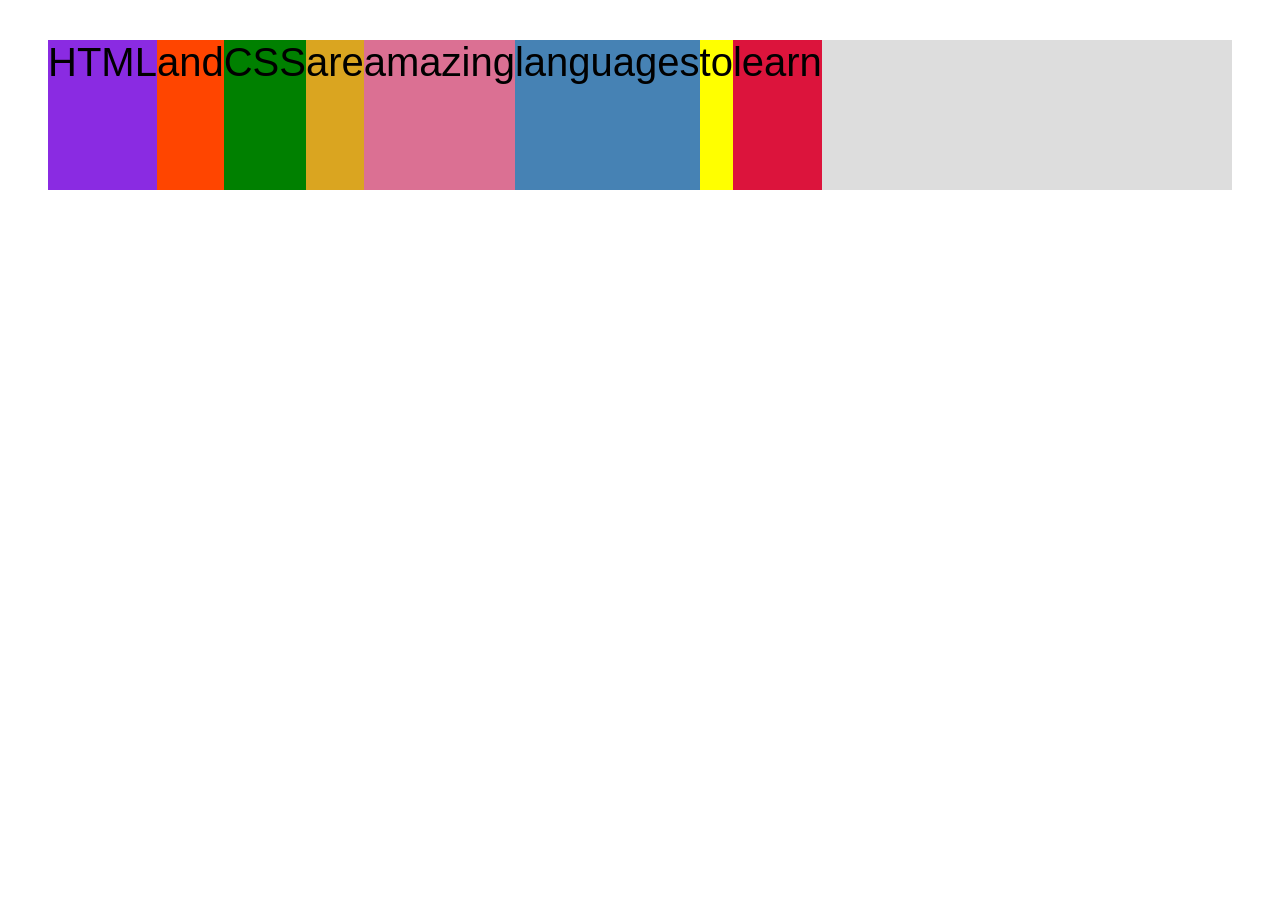
<file: starter/03-CSS-Fundamentals/flexbox.html>
<!DOCTYPE html>
<html lang="en">
  <head>
    <meta charset="UTF-8" />
    <meta http-equiv="X-UA-Compatible" content="IE=edge" />
    <meta name="viewport" content="width=device-width, initial-scale=1.0" />
    <title>Flexbox</title>
    <style>
      .el--1 {
        background-color: blueviolet;
      }
      .el--2 {
        background-color: orangered;
      }
      .el--3 {
        background-color: green;
        height: 150px;
      }
      .el--4 {
        background-color: goldenrod;
      }
      .el--5 {
        background-color: palevioletred;
      }
      .el--6 {
        background-color: steelblue;
      }
      .el--7 {
        background-color: yellow;
      }
      .el--8 {
        background-color: crimson;
      }

      .container {
        /* STARTER */
        font-family: sans-serif;
        background-color: #ddd;
        font-size: 40px;
        margin: 40px;

        /* FLEXBOX */
        display:flex;
      }
    </style>
  </head>
  <body>
    <div class="container">
      <div class="el el--1">HTML</div>
      <div class="el el--2">and</div>
      <div class="el el--3">CSS</div>
      <div class="el el--4">are</div>
      <div class="el el--5">amazing</div>
      <div class="el el--6">languages</div>
      <div class="el el--7">to</div>
      <div class="el el--8">learn</div>
    </div>
  </body>
</html>
</file>
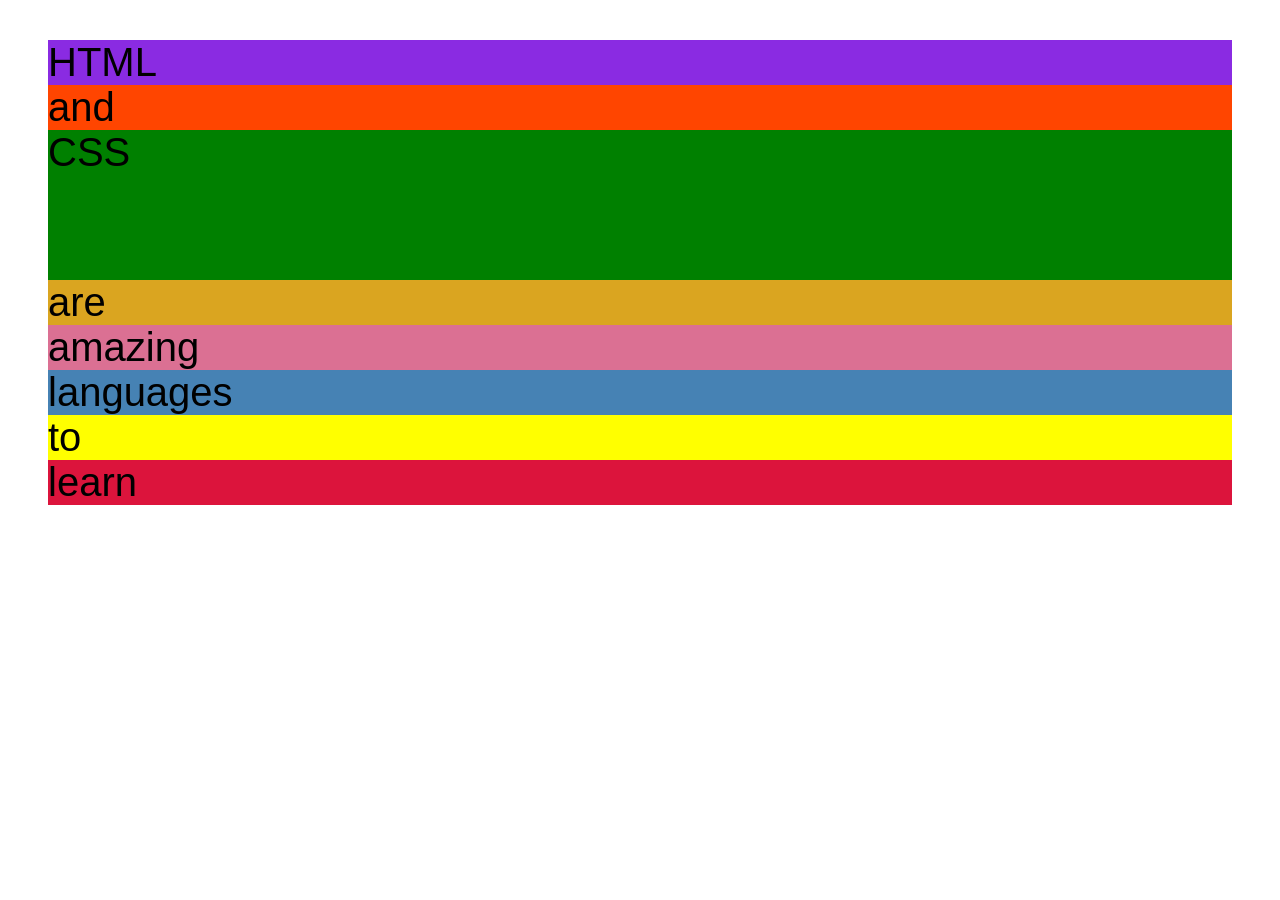
<file: starter/04-CSS-Layouts/flexbox.html>
<!DOCTYPE html>
<html lang="en">
  <head>
    <meta charset="UTF-8" />
    <meta http-equiv="X-UA-Compatible" content="IE=edge" />
    <meta name="viewport" content="width=device-width, initial-scale=1.0" />
    <title>Flexbox</title>
    <style>
      .el--1 {
        background-color: blueviolet;
      }
      .el--2 {
        background-color: orangered;
      }
      .el--3 {
        background-color: green;
        height: 150px;
      }
      .el--4 {
        background-color: goldenrod;
      }
      .el--5 {
        background-color: palevioletred;
      }
      .el--6 {
        background-color: steelblue;
      }
      .el--7 {
        background-color: yellow;
      }
      .el--8 {
        background-color: crimson;
      }

      .container {
        /* STARTER */
        font-family: sans-serif;
        background-color: #ddd;
        font-size: 40px;
        margin: 40px;

        /* FLEXBOX */
      }
    </style>
  </head>
  <body>
    <div class="container">
      <div class="el el--1">HTML</div>
      <div class="el el--2">and</div>
      <div class="el el--3">CSS</div>
      <div class="el el--4">are</div>
      <div class="el el--5">amazing</div>
      <div class="el el--6">languages</div>
      <div class="el el--7">to</div>
      <div class="el el--8">learn</div>
    </div>
  </body>
</html>
</file>
<file: starter/03-CSS-Fundamentals/style.css>
*{
   padding:0;
   margin:0; 
   box-sizing:border-box;
}
body{
    color: #444;
    font-family: sans-serif;
    border-top:  10px solid #1098ad;
    position:relative;
}
h1,h2,h3{
    color: #1098ad;
}
.container{
    width:1200px;
    margin:0 auto;
 }
nav{
  font-size: 18px;
}
article{
    margin-bottom:60px;
}

.main-header{
background-color: #f7f7f7;
padding:20px 40px;
/* margin-bottom:60px; */
/* height:80px; */
}
.post-header{
    margin-bottom: 40px;
}
aside{
padding:50px 20px;
background-color: #f7f7f7;
border-top:5px solid #1098ad;
border-bottom:5px solid #1098ad;
}



h1{
    font-size:26px;    
    text-transform:uppercase;
    font-style: italic;
}

h2{
   font-size:40px;
   margin-bottom:30px;
   position:relative;
}
h3{
    font-size: 30px;
    font-family: sans-serif;
    margin-bottom:20px;
    margin-top:40px;
}
h4{
    font-size: 20px;
    text-transform: uppercase;
    text-align: center;
    margin-bottom:30px;
}
p{
    font-size: 22px;
    line-height: 1.5; 
    margin-bottom:15px;
}
ul,
ol{
    margin-left:50px;
}
li{
    font-size: 20px;
    margin-bottom:10px;
}
li:last-child{
    margin-bottom:0;
}

/* footer p{
    font-size: 16px;
} */

 /*article header p{
    font-style: italic;
}*/


#copyright{
    font-size: 16px;
}

.author{
    font-size: 18px;
    font-weight: bold;
    font-style: italic;
}

.related{
    list-style: none;
}


nav a:link{
    margin-right:30px;
    /* margin-top:10px; */
    display:inline-block;
}
nav a:link:last-child{
    margin-right:0;
}

a:link{
   text-decoration: none;
   color:#1098ad;
}

a:visited{
    color: #777;
}

a:hover{
    font-weight:bold;
}
a:active{
    background-color:black;
}

.post-img{
    width:100%;
    height:auto;
}
 button{
    font-size:22px;
    padding:20px;
    cursor:pointer;
    position:absolute;
    bottom:50px;
    right:50px;
 }

 h2::after{
    content:"TOP";
    background-color:#ffe70e;
    font-size:10px;
    font-weight:bold;
    display:inline-block;
    padding:5px 10px;
    position:absolute;
    right:-25px;
    top:-15px;
    color:#000;
 }

 /* .author-img{
    float:left;
}
.author{
  margin-top:10px;
  margin-left:80px;
  float:left;
 }



 h1{
    float:left;
 }
 nav{
    float:right;
 }

 .clearfix::after{
    clear:both;
    content:'';
    display:block;
 }

 article{
    width:825px;
    float:left;
 }
 aside{
    width:300px;
    float:right;
 }
 footer{
    clear:both;
 } */


 /* flexbox   */

.main-header{
  display:flex;  
  align-items:center;
  justify-content:space-between;

}
.author-box{
    display:flex;
    align-items:center;
}
.author{
    /* margin-left:15px; */
    margin-bottom:0;
}

.related-post{
    display:flex;
    align-items:center;
    gap:20px;
    margin-bottom:30px;
}
.related-link:link{
 display:block;
  font-size:17px;
  font-weight:bold;
  font-style:normal;
  margin-bottom:5px;
}
.author{
    margin-bottom:0;
    font-size:14px;
    font-weight:normal;
    font-style:italic;
}

/* flexbox layout */
/* .row{
    display:flex;
    gap:75px;
    margin-bottom:60px;
    align-items:flex-start;
}
article{
    flex:0 0 825px;
    margin-bottom:0;
}
aside{
    flex:0 0 300px;
}
 */

 .container{
row-gap:60px;
display:grid;
grid-template-columns: 1fr 300px;
column-gap:75px;
align-items:start;
 }

 .main-header{
  grid-column:1/-1;

 }
 aside{
    justify-self: center;
 }
footer{
grid-column:1/-1;
}
</file>
<file: starter/04-CSS-Layouts/style.css>
* {
  /* border-top: 10px solid #1098ad; */
  margin: 0;
  padding: 0;
}

/* PAGE SECTIONS */
body {
  color: #444;
  font-family: sans-serif;

  border-top: 10px solid #1098ad;
  position: relative;
}

.container {
  width: 800px;
  /* margin-left: auto;
  margin-right: auto; */
  margin: 0 auto;
}

.main-header {
  background-color: #f7f7f7;
  /* padding: 20px;
  padding-left: 40px;
  padding-right: 40px; */
  padding: 20px 40px;
  margin-bottom: 60px;
  /* height: 80px; */
}

nav {
  font-size: 18px;
  /* text-align: center; */
}

article {
  margin-bottom: 60px;
}

.post-header {
  margin-bottom: 40px;
  /* position: relative; */
}

aside {
  background-color: #f7f7f7;
  border-top: 5px solid #1098ad;
  border-bottom: 5px solid #1098ad;
  /* padding-top: 50px;
  padding-bottom: 50px; */
  padding: 50px 0;
  width: 500px;
}

/* SMALLER ELEMENTS */
h1,
h2,
h3 {
  color: #1098ad;
}

h1 {
  font-size: 26px;
  text-transform: uppercase;
  font-style: italic;
}

h2 {
  font-size: 40px;
  margin-bottom: 30px;
}

h3 {
  font-size: 30px;
  margin-bottom: 20px;
  margin-top: 40px;
}

h4 {
  font-size: 20px;
  text-transform: uppercase;
  text-align: center;
}

p {
  font-size: 22px;
  line-height: 1.5;
  margin-bottom: 15px;
}

ul,
ol {
  margin-left: 50px;
  margin-bottom: 20px;
}

li {
  font-size: 20px;
  margin-bottom: 10px;
  /* display: inline; */
}

li:last-child {
  margin-bottom: 0;
}

/* footer p {
  font-size: 16px;
} */

/* article header p {
  font-style: italic;
} */

#author {
  font-style: italic;
  font-size: 18px;
}

#copyright {
  font-size: 16px;
}

.related-author {
  font-size: 18px;
  font-weight: bold;
}

/* ul {
  list-style: none;
} */

.related {
  list-style: none;
}

body {
  /* background-color: orangered; */
}

/* .first-li {
  font-weight: bold;
} */

li:first-child {
  font-weight: bold;
}

li:last-child {
  font-style: italic;
}

li:nth-child(even) {
  /* color: red; */
}

/* Misconception: this won't work! */
article p:first-child {
  color: red;
}

/* Styling links */
a:link {
  color: #1098ad;
  text-decoration: none;
}

a:visited {
  /* color: #777; */
  color: #1098ad;
}

a:hover {
  color: orangered;
  font-weight: bold;
  text-decoration: underline orangered;
}

a:active {
  background-color: black;
  font-style: italic;
}
/* LVHA */

.post-img {
  width: 100%;
  height: auto;
}

nav a:link {
  /* background-color: orangered;
  margin: 20px;
  padding: 20px;

  display: block; */

  margin-right: 30px;
  margin-top: 10px;
  display: inline-block;
}

nav a:link:last-child {
  margin-right: 0;
}

button {
  font-size: 22px;
  padding: 20px;
  cursor: pointer;

  position: absolute;
  /* top: 50px;
  left: 50px; */
  bottom: 50px;
  right: 50px;
}

h1::first-letter {
  font-style: normal;
  margin-right: 5px;
}

h3 + p::first-line {
  /* color: red; */
}

h2 {
  /* background-color: orange; */
  position: relative;
}

h2::before {
  content: "TOP";
  background-color: #ffe70e;
  color: #444;
  font-size: 16px;
  font-weight: bold;
  display: inline-block;
  padding: 5px 10px;
  position: absolute;
  top: -10px;
  right: -25px;
}

/* Resolving conflicts */
/* #copyright {
  color: red;
}

.copyright {
  color: blue;
}

.text {
  color: yellow;
}

footer p {
  color: green !important;
} */

/* nav a:link,
nav p {
  font-size: 18px;
} */
</file>
<file: starter/05-Design/style.css>
/*
SPACING SYSTEM (px)
2 / 4 / 8 / 12 / 16 / 24 / 32 / 48 / 64 / 80 / 96 / 128

FONT SIZE SYSTEM (px)
10 / 12 / 14 / 16 / 18 / 20 / 24 / 30 / 36 / 44 / 52 / 62 / 74 / 86 / 98
*/
/*
 MAIN COLOR:#087f5b
 GREY COLOR:#343a40
 */

* {
  margin: 0;
  padding: 0;
  box-sizing: border-box;
}

/* ------------------------ */
/* GENERAL STYLES */
/* ------------------------ */
body {
  font-family: 'Inter' sans-serif;
  color:#343a40;
  border-bottom:8px solid #087f5b;
}

.container {
  width: 960px;
  margin: 0 auto;
}

header,
section {
  margin-bottom: 96px;
}

h2 {
  margin-bottom: 48px;
  font-size:36px;
  letter-spacing:-0.5px;
}

.grid-3-cols {
  display: grid;
  grid-template-columns: repeat(3, 1fr);
  column-gap: 80px;
}
.btn:link,
.btn:visited{
background-color:#087f5b;
color:#fff;
text-decoration:none;
text-transform:uppercase;
display:inline-block;
font-weight:500;
border-radius:100px;
}
.btn:hover,
.btn:active{
background-color:#099268
}

.btn--big{
padding:16px 32px;
font-size:18px;
}
.btn--small{
font-size:14px;
padding:8px 12px;
}
/* ------------------------ */
/* COMPONENT STYLES */
/* ------------------------ */

/* HEADER */
header {
  display: grid;
  grid-template-columns: repeat(2, 1fr);
  column-gap: 80px;
  margin-top: 64px;
}

.header-text-box {
  align-self: center;
  font-size:18px;
  line-height:1.7;
}

h1 {
  margin-bottom: 32px;
  font-size:44px;
  line-height:1.1;
  letter-spacing:-1px;
  
}

.header-text {
  margin-bottom: 24px;
}

img {
  width: 100%;
}

/* FEATURES */
.features-icon {
  stroke:#087f5b;
  width:32px;
  height:32px;
  margin-bottom:24px;
}

.features-title {
  margin-bottom: 16px;
  font-size:20px;
}

.features-text {
  font-size: 18px;
  line-height: 1.7;
}

/* TESTIMONIAL */
.testimonial-section {
  background-color: #087f5b;
  color:#fff;
  padding:24px;
  border-radius:12px; 

}

.testimonial-box {
  grid-column: 2 / -1;
  align-self: center;
}

.testimonial-box h2 {
  margin-bottom: 24px;
  font-size: 24px;
}

.testimonial-text {
  font-style: italic;
  margin-bottom: 24px;
  font-size:18px ;
  line-height: 1.7;
  color:#e6fcf5;
}
.testimonial-author{
  color:#c3fae8;
}

/* CHAIRS */
.chair{
box-shadow:0 20px 30px 10px rgba(0, 0, 0, 0.05);
border-radius:12px;
}
.chair img{
  border-bottom-left-radius:0;
  border-bottom-right-radius:0;
}
.chair-box {
  padding: 32px;
  
}

h3 {
  margin-bottom: 24px;
  font-size:20px;
}

.chair-details {
  list-style: none;
  margin-bottom: 48px;
}

.chair-details li {
  display: flex;
  align-items: center;
  gap: 12px;
  margin-bottom: 16px;
}

.chair-details li:last-child {
  margin-bottom: 0;
}

.chair-icon {
  stroke:#087f5b;
  height:24px;
  width:24px;

}

.chair-price {
  display: flex;
  justify-content: space-between;
  font-size: 20px;
}

footer {
  margin-bottom: 48px;
  font-size: 14px;
  color:#495057;
}

img{
  border-radius:12px;
}
</file>
